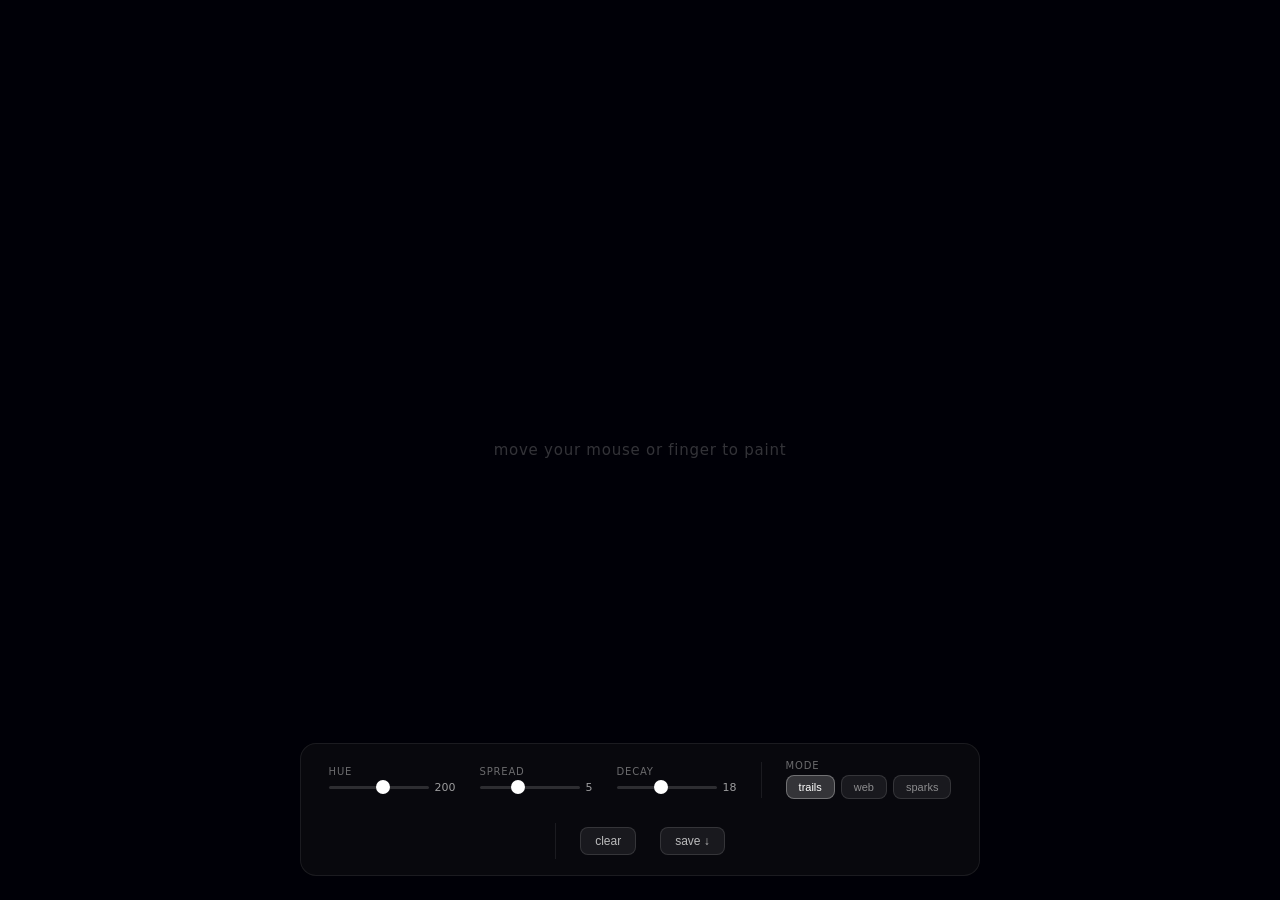
<file: index.html>
<!DOCTYPE html>
<html lang="en">
<head>
  <meta charset="UTF-8" />
  <meta name="viewport" content="width=device-width, initial-scale=1.0" />
  <title>Generative Art Toy</title>
  <style>
    *, *::before, *::after { box-sizing: border-box; margin: 0; padding: 0; }

    body {
      background: #0a0a0f;
      color: #e0e0e0;
      font-family: system-ui, sans-serif;
      height: 100vh;
      overflow: hidden;
      display: flex;
      flex-direction: column;
    }

    canvas {
      position: fixed;
      inset: 0;
      cursor: crosshair;
    }

    #ui {
      position: fixed;
      bottom: 24px;
      left: 50%;
      transform: translateX(-50%);
      background: rgba(10, 10, 15, 0.82);
      backdrop-filter: blur(12px);
      border: 1px solid rgba(255,255,255,0.08);
      border-radius: 16px;
      padding: 16px 24px;
      display: flex;
      align-items: center;
      gap: 24px;
      z-index: 10;
      flex-wrap: wrap;
      justify-content: center;
      max-width: 680px;
      width: calc(100% - 48px);
    }

    .control {
      display: flex;
      flex-direction: column;
      gap: 4px;
      min-width: 90px;
    }

    .control label {
      font-size: 10px;
      letter-spacing: 0.08em;
      text-transform: uppercase;
      color: rgba(255,255,255,0.4);
    }

    .control .val {
      font-size: 11px;
      color: rgba(255,255,255,0.6);
      text-align: right;
    }

    .control-row {
      display: flex;
      align-items: center;
      gap: 6px;
    }

    input[type=range] {
      -webkit-appearance: none;
      width: 100px;
      height: 3px;
      background: rgba(255,255,255,0.15);
      border-radius: 2px;
      outline: none;
    }

    input[type=range]::-webkit-slider-thumb {
      -webkit-appearance: none;
      width: 14px;
      height: 14px;
      border-radius: 50%;
      background: #fff;
      cursor: pointer;
    }

    .divider {
      width: 1px;
      height: 36px;
      background: rgba(255,255,255,0.08);
    }

    .btn {
      background: rgba(255,255,255,0.07);
      border: 1px solid rgba(255,255,255,0.12);
      color: rgba(255,255,255,0.7);
      border-radius: 8px;
      padding: 6px 14px;
      font-size: 12px;
      cursor: pointer;
      white-space: nowrap;
      transition: background 0.15s;
    }

    .btn:hover { background: rgba(255,255,255,0.14); }

    .mode-btns { display: flex; gap: 6px; }

    .mode-btn {
      background: rgba(255,255,255,0.07);
      border: 1px solid rgba(255,255,255,0.12);
      color: rgba(255,255,255,0.5);
      border-radius: 8px;
      padding: 5px 12px;
      font-size: 11px;
      cursor: pointer;
      transition: all 0.15s;
    }

    .mode-btn.active {
      background: rgba(255,255,255,0.18);
      color: #fff;
      border-color: rgba(255,255,255,0.3);
    }

    #hint {
      position: fixed;
      top: 50%;
      left: 50%;
      transform: translate(-50%, -50%);
      font-size: 15px;
      color: rgba(255,255,255,0.2);
      pointer-events: none;
      letter-spacing: 0.05em;
      transition: opacity 0.5s;
    }
  </style>
</head>
<body>
  <canvas id="c"></canvas>
  <p id="hint">move your mouse or finger to paint</p>

  <div id="ui">
    <div class="control">
      <label>Hue</label>
      <div class="control-row">
        <input type="range" id="hue" min="0" max="360" value="200" step="1" />
        <span class="val" id="hueVal">200</span>
      </div>
    </div>

    <div class="control">
      <label>Spread</label>
      <div class="control-row">
        <input type="range" id="speed" min="1" max="12" value="5" step="0.5" />
        <span class="val" id="speedVal">5</span>
      </div>
    </div>

    <div class="control">
      <label>Decay</label>
      <div class="control-row">
        <input type="range" id="decay" min="1" max="40" value="18" step="1" />
        <span class="val" id="decayVal">18</span>
      </div>
    </div>

    <div class="divider"></div>

    <div class="control" style="min-width:unset;">
      <label>Mode</label>
      <div class="mode-btns">
        <button class="mode-btn active" data-mode="trails">trails</button>
        <button class="mode-btn" data-mode="web">web</button>
        <button class="mode-btn" data-mode="sparks">sparks</button>
      </div>
    </div>

    <div class="divider"></div>

    <button class="btn" id="clearBtn">clear</button>
    <button class="btn" id="saveBtn">save ↓</button>
  </div>

  <script>
    const canvas = document.getElementById('c');
    const ctx = canvas.getContext('2d');
    const hint = document.getElementById('hint');

    let W, H;
    function resize() {
      W = canvas.width = window.innerWidth;
      H = canvas.height = window.innerHeight;
    }
    resize();
    window.addEventListener('resize', resize);

    let mouse = { x: W/2, y: H/2, px: W/2, py: H/2, down: false };
    let particles = [];
    let mode = 'trails';
    let hue = 200, speed = 5, decay = 18;
    let hinted = false;
    let frameCount = 0;
    let lastPoints = [];

    function hideHint() {
      if (!hinted) { hint.style.opacity = '0'; hinted = true; }
    }

    canvas.addEventListener('mousemove', e => {
      mouse.px = mouse.x; mouse.py = mouse.y;
      mouse.x = e.clientX; mouse.y = e.clientY;
      hideHint();
      spawnFromMouse();
    });

    canvas.addEventListener('mousedown', e => { mouse.down = true; mouse.x = e.clientX; mouse.y = e.clientY; });
    canvas.addEventListener('mouseup', () => { mouse.down = false; });

    canvas.addEventListener('touchmove', e => {
      e.preventDefault();
      const t = e.touches[0];
      mouse.px = mouse.x; mouse.py = mouse.y;
      mouse.x = t.clientX; mouse.y = t.clientY;
      hideHint();
      spawnFromMouse();
    }, { passive: false });

    function spawnFromMouse() {
      const dx = mouse.x - mouse.px;
      const dy = mouse.y - mouse.py;
      const vel = Math.sqrt(dx*dx + dy*dy);
      const count = mode === 'sparks' ? Math.ceil(vel * 0.6) + 2 : Math.ceil(vel * 0.3) + 1;

      for (let i = 0; i < count; i++) {
        if (mode === 'trails') spawnTrail(vel);
        else if (mode === 'sparks') spawnSpark(vel);
        else if (mode === 'web') {
          lastPoints.push({ x: mouse.x, y: mouse.y });
          if (lastPoints.length > 60) lastPoints.shift();
        }
      }
    }

    function spawnTrail(vel) {
      const angle = Math.atan2(mouse.y - mouse.py, mouse.x - mouse.px);
      const spread = (Math.random() - 0.5) * 0.8;
      const s = (Math.random() * speed * 0.5 + 1);
      particles.push({
        x: mouse.x, y: mouse.y,
        vx: Math.cos(angle + spread) * s,
        vy: Math.sin(angle + spread) * s,
        life: 1,
        size: Math.random() * 3 + 1.5,
        h: (hue + Math.random() * 40 - 20 + 360) % 360,
        type: 'trail'
      });
    }

    function spawnSpark(vel) {
      const angle = Math.random() * Math.PI * 2;
      const s = Math.random() * speed * 1.5 + 1;
      particles.push({
        x: mouse.x, y: mouse.y,
        vx: Math.cos(angle) * s,
        vy: Math.sin(angle) * s - 2,
        life: 1,
        size: Math.random() * 2 + 1,
        h: (hue + Math.random() * 60 - 30 + 360) % 360,
        type: 'spark'
      });
    }

    function draw() {
      frameCount++;

      const fadeAlpha = 0.04 + (decay / 40) * 0.08;
      ctx.fillStyle = `rgba(10,10,15,${fadeAlpha})`;
      ctx.fillRect(0, 0, W, H);

      if (mode === 'web') drawWeb();

      for (let i = particles.length - 1; i >= 0; i--) {
        const p = particles[i];
        p.x += p.vx;
        p.y += p.vy;
        p.vy += 0.05;
        p.vx *= 0.98;
        p.life -= 0.012 + (decay / 40) * 0.03;

        if (p.life <= 0) { particles.splice(i, 1); continue; }

        const alpha = p.life * p.life;
        ctx.beginPath();
        ctx.arc(p.x, p.y, p.size * p.life, 0, Math.PI * 2);
        ctx.fillStyle = `hsla(${p.h}, 90%, 70%, ${alpha})`;
        ctx.fill();

        if (p.type === 'trail' && p.life > 0.3) {
          ctx.beginPath();
          ctx.arc(p.x, p.y, p.size * p.life * 2.5, 0, Math.PI * 2);
          ctx.fillStyle = `hsla(${p.h}, 90%, 70%, ${alpha * 0.12})`;
          ctx.fill();
        }
      }

      requestAnimationFrame(draw);
    }

    function drawWeb() {
      if (lastPoints.length < 2) return;
      for (let i = 0; i < lastPoints.length; i++) {
        for (let j = i + 1; j < lastPoints.length; j++) {
          const dx = lastPoints[i].x - lastPoints[j].x;
          const dy = lastPoints[i].y - lastPoints[j].y;
          const dist = Math.sqrt(dx*dx + dy*dy);
          if (dist > 120) continue;
          const alpha = (1 - dist / 120) * 0.5;
          const age = (lastPoints.length - Math.max(i, j)) / lastPoints.length;
          ctx.beginPath();
          ctx.moveTo(lastPoints[i].x, lastPoints[i].y);
          ctx.lineTo(lastPoints[j].x, lastPoints[j].y);
          ctx.strokeStyle = `hsla(${hue}, 80%, 65%, ${alpha * age})`;
          ctx.lineWidth = (1 - dist / 120) * 1.5;
          ctx.stroke();
        }
      }
    }

    document.querySelectorAll('.mode-btn').forEach(btn => {
      btn.addEventListener('click', () => {
        mode = btn.dataset.mode;
        document.querySelectorAll('.mode-btn').forEach(b => b.classList.remove('active'));
        btn.classList.add('active');
        particles = [];
        lastPoints = [];
      });
    });

    function wire(id, valId, setter) {
      const el = document.getElementById(id);
      el.addEventListener('input', () => {
        setter(parseFloat(el.value));
        document.getElementById(valId).textContent = el.value;
      });
    }

    wire('hue', 'hueVal', v => hue = v);
    wire('speed', 'speedVal', v => speed = v);
    wire('decay', 'decayVal', v => decay = v);

    document.getElementById('clearBtn').addEventListener('click', () => {
      particles = [];
      lastPoints = [];
      ctx.fillStyle = '#0a0a0f';
      ctx.fillRect(0, 0, W, H);
    });

    document.getElementById('saveBtn').addEventListener('click', () => {
      const a = document.createElement('a');
      a.download = `art-${Date.now()}.png`;
      a.href = canvas.toDataURL('image/png');
      a.click();
    });

    draw();
  </script>
</body>
</html>
</file>
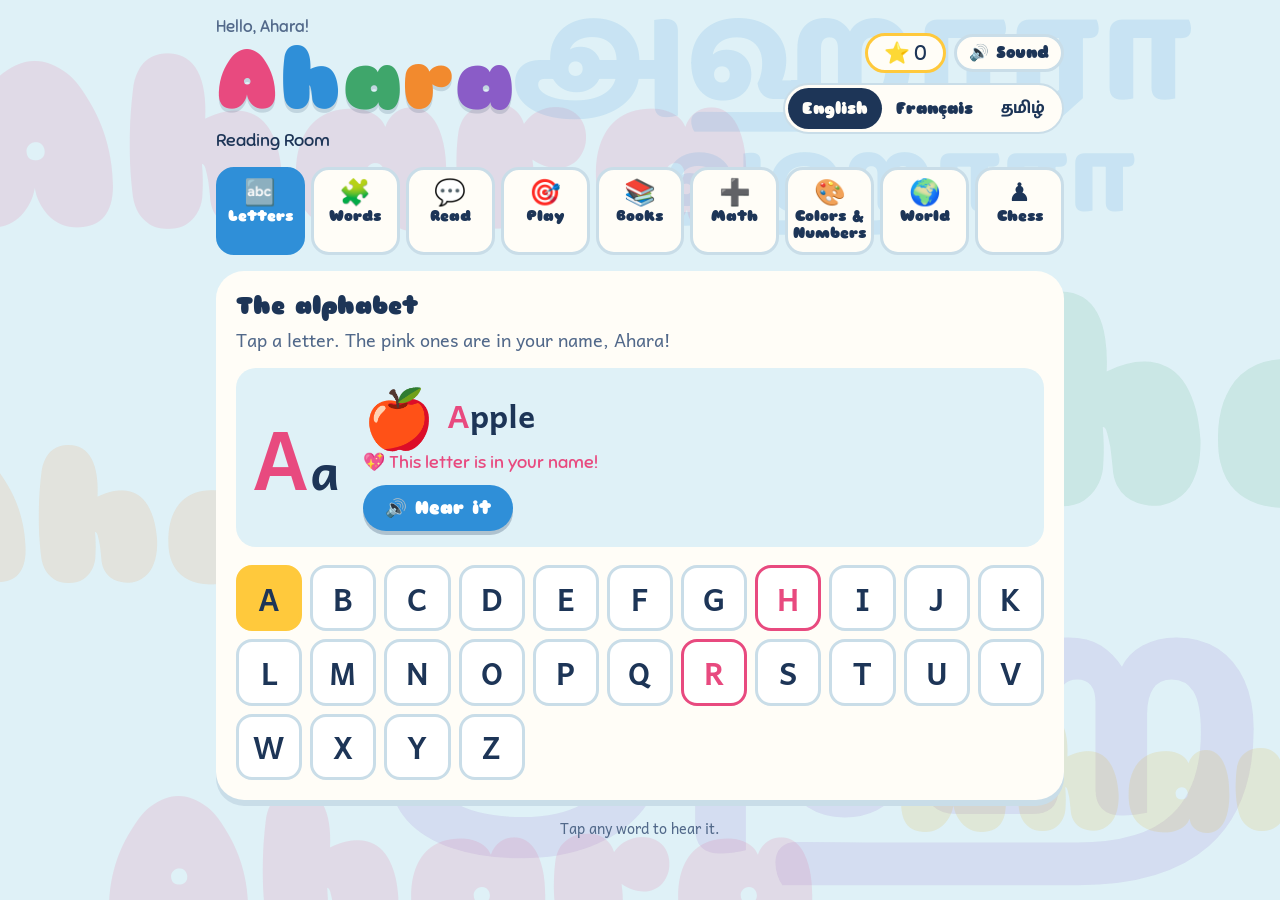
<file: ahara/index.html>
<!DOCTYPE html>
<html lang="en">
<head>
<meta charset="UTF-8" />
<meta name="viewport" content="width=device-width, initial-scale=1.0, viewport-fit=cover" />
<title>Ahara's Reading Room</title>
<meta name="theme-color" content="#2f8fd8" />
<meta name="apple-mobile-web-app-capable" content="yes" />
<meta name="mobile-web-app-capable" content="yes" />
<meta name="apple-mobile-web-app-title" content="Ahara" />
<link rel="manifest" href="manifest.webmanifest">
<link rel="icon" type="image/png" sizes="192x192" href="icons/icon-192.png">
<link rel="apple-touch-icon" href="icons/apple-touch-icon.png">
<link rel="preconnect" href="https://fonts.googleapis.com">
<link rel="preconnect" href="https://fonts.gstatic.com" crossorigin>
<link rel="stylesheet" href="https://fonts.googleapis.com/css2?family=Andika:wght@400;700&family=Baloo+Thambi+2:wght@500;800&family=Sniglet:wght@400;800&display=swap">
<link rel="stylesheet" href="../shared/style.css">
<style>:root { --sky: #dff1f7; }</style>
</head>
<!-- Generated by tools/build_apps.py from tools/apps.json. Edit those, not this file. -->
<body>
<div class="backdrop" id="backdrop" aria-hidden="true"></div>

<div class="wrap">
  <div class="update-bar" id="updateBar" hidden role="status"></div>
  <header>
    <div>
      <p class="hello" id="hello"></p>
      <h1 class="name" id="name"></h1>
      <p class="sub" id="sub"></p>
    </div>
    <div class="controls">
      <div class="control-row">
        <div class="stars" aria-live="polite">⭐ <span id="starCount">0</span></div>
        <button type="button" class="sound-btn" id="soundBtn">🔊 <span id="soundLabel">Sound</span></button>
      </div>
      <div class="lang" role="group" aria-label="Language" id="langs"></div>
    </div>
  </header>

  <nav role="tablist" id="tabs"></nav>

  <main class="panel" id="panel"></main>

  <footer id="footer"></footer>
</div>

<dialog class="sheet" id="soundSheet"></dialog>
<div class="toast" id="toast" hidden></div>
<canvas class="confetti" id="confetti"></canvas>

<script src="config.js"></script>
<script src="../shared/android-tts.js"></script>
<script src="../shared/data/words.js"></script>
<script src="../shared/data/books-en.js"></script>
<script src="../shared/data/books-fr.js"></script>
<script src="../shared/data/books-ta.js"></script>
<script src="../shared/data/world.js"></script>
<script src="../shared/world.js"></script>
<script src="../shared/chess.js"></script>
<script src="../shared/app.js"></script>
</body>
</html>
</file>
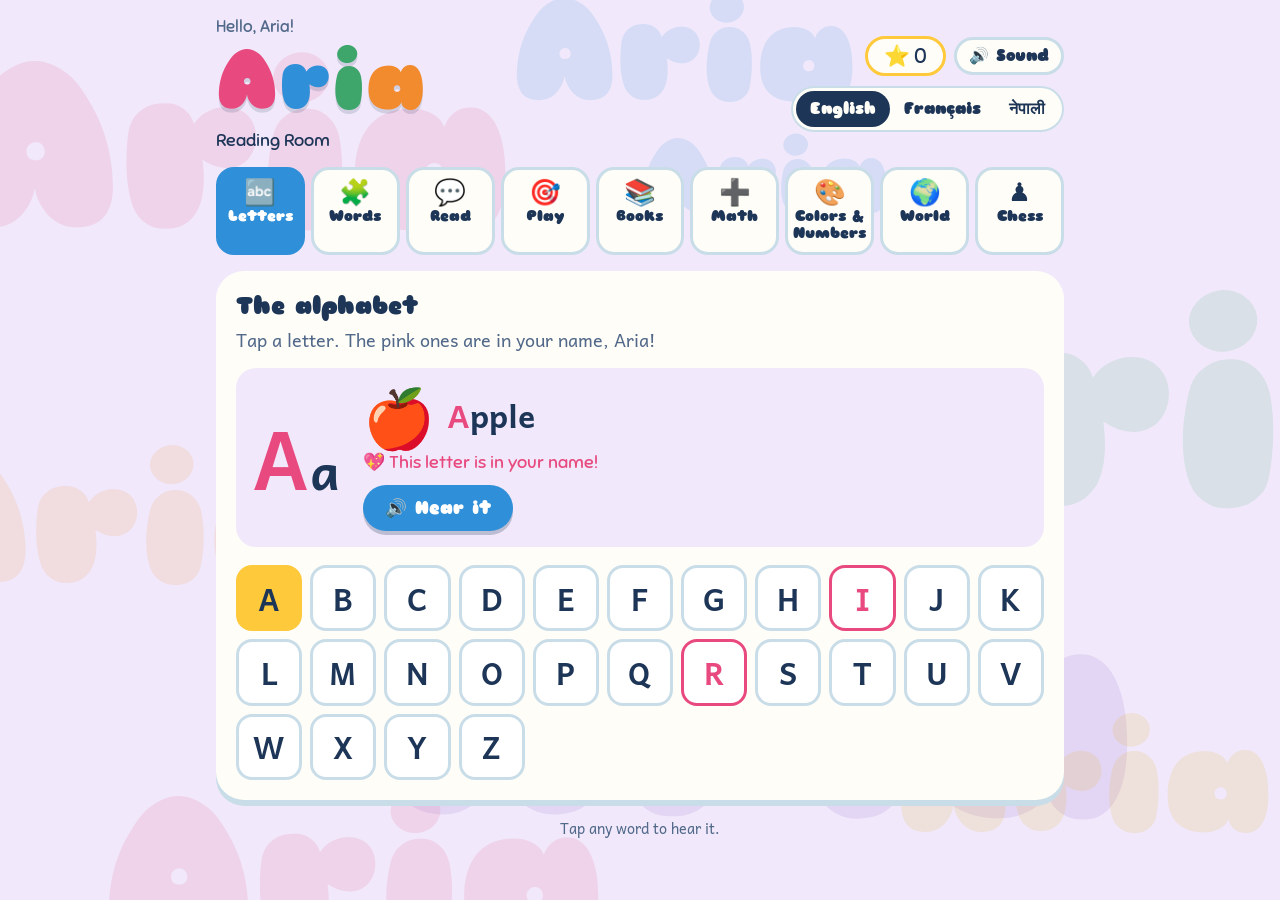
<file: aria/index.html>
<!DOCTYPE html>
<html lang="en">
<head>
<meta charset="UTF-8" />
<meta name="viewport" content="width=device-width, initial-scale=1.0, viewport-fit=cover" />
<title>Aria's Reading Room</title>
<meta name="theme-color" content="#8a5cc7" />
<meta name="apple-mobile-web-app-capable" content="yes" />
<meta name="mobile-web-app-capable" content="yes" />
<meta name="apple-mobile-web-app-title" content="Aria" />
<link rel="manifest" href="manifest.webmanifest">
<link rel="icon" type="image/png" sizes="192x192" href="icons/icon-192.png">
<link rel="apple-touch-icon" href="icons/apple-touch-icon.png">
<link rel="preconnect" href="https://fonts.googleapis.com">
<link rel="preconnect" href="https://fonts.gstatic.com" crossorigin>
<link rel="stylesheet" href="https://fonts.googleapis.com/css2?family=Andika:wght@400;700&family=Baloo+2:wght@500;800&family=Sniglet:wght@400;800&display=swap">
<link rel="stylesheet" href="../shared/style.css">
<style>:root { --sky: #f1e9fb; }</style>
</head>
<!-- Generated by tools/build_apps.py from tools/apps.json. Edit those, not this file. -->
<body>
<div class="backdrop" id="backdrop" aria-hidden="true"></div>

<div class="wrap">
  <div class="update-bar" id="updateBar" hidden role="status"></div>
  <header>
    <div>
      <p class="hello" id="hello"></p>
      <h1 class="name" id="name"></h1>
      <p class="sub" id="sub"></p>
    </div>
    <div class="controls">
      <div class="control-row">
        <div class="stars" aria-live="polite">⭐ <span id="starCount">0</span></div>
        <button type="button" class="sound-btn" id="soundBtn">🔊 <span id="soundLabel">Sound</span></button>
      </div>
      <div class="lang" role="group" aria-label="Language" id="langs"></div>
    </div>
  </header>

  <nav role="tablist" id="tabs"></nav>

  <main class="panel" id="panel"></main>

  <footer id="footer"></footer>
</div>

<dialog class="sheet" id="soundSheet"></dialog>
<div class="toast" id="toast" hidden></div>
<canvas class="confetti" id="confetti"></canvas>

<script src="config.js"></script>
<script src="../shared/android-tts.js"></script>
<script src="../shared/data/words.js"></script>
<script src="../shared/data/books-en.js"></script>
<script src="../shared/data/books-fr.js"></script>
<script src="../shared/data/books-ne.js"></script>
<script src="../shared/data/world.js"></script>
<script src="../shared/world.js"></script>
<script src="../shared/chess.js"></script>
<script src="../shared/app.js"></script>
</body>
</html>
</file>
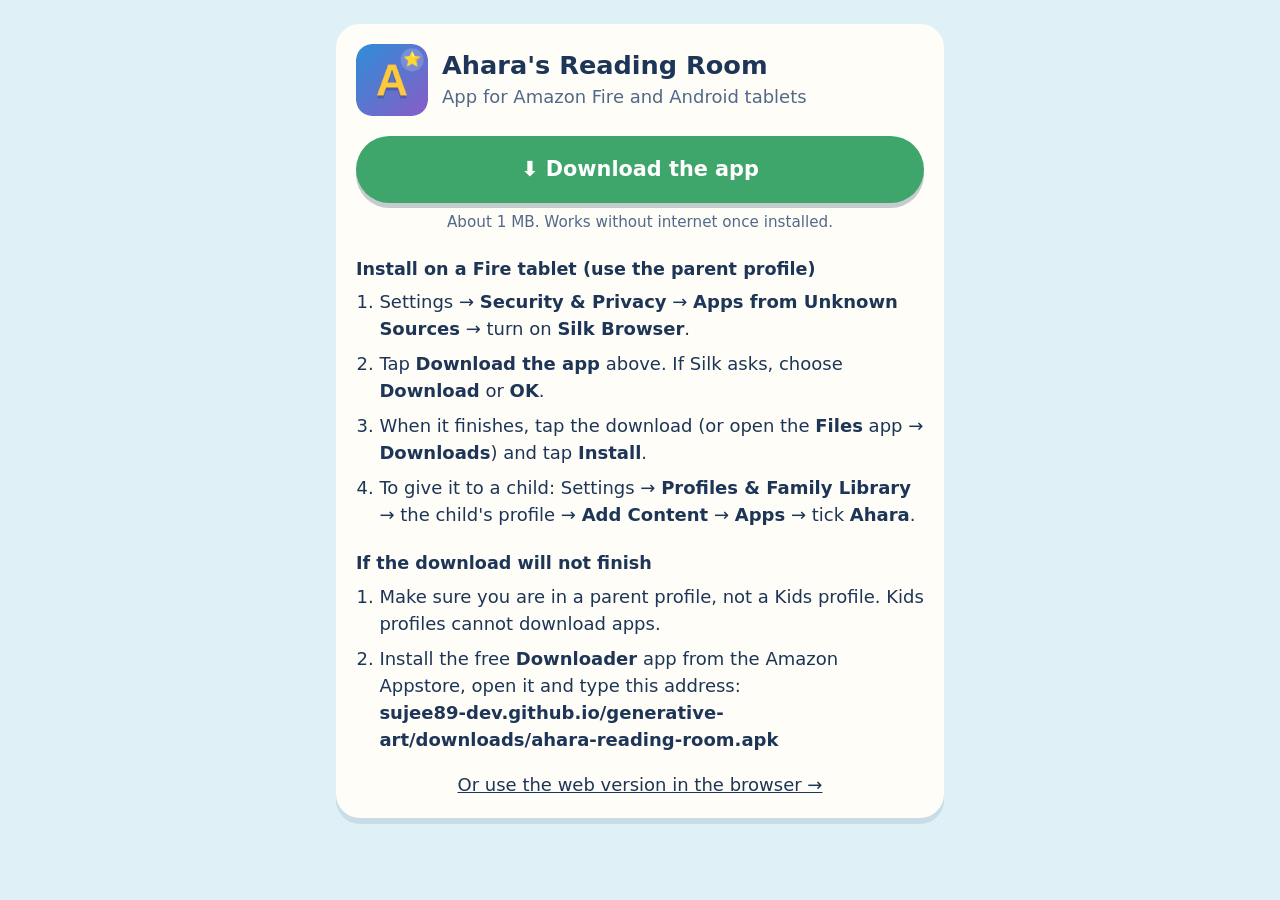
<file: downloads/index.html>
<!DOCTYPE html>
<html lang="en">
<head>
<meta charset="UTF-8">
<meta name="viewport" content="width=device-width, initial-scale=1">
<title>Get Ahara's Reading Room</title>
<link rel="icon" href="../ahara/icons/icon-192.png">
<style>
  :root { --ink: #1d3557; --soft: #52698a; --sky: #dff1f7; --paper: #fffdf7; --go: #3fa66b; --line: #c9dde8; }
  * { box-sizing: border-box; }
  body { margin: 0; background: var(--sky); color: var(--ink); font: 18px/1.5 system-ui, sans-serif; }
  main { max-width: 640px; margin: 0 auto; padding-inline: 16px; padding-block: 24px 48px; }
  .card { background: var(--paper); border-radius: 24px; padding: 20px; box-shadow: 0 6px 0 var(--line); }
  header { display: flex; gap: 14px; align-items: center; }
  header img { width: 72px; height: 72px; border-radius: 16px; }
  h1 { margin: 0; font-size: 1.6rem; line-height: 1.2; }
  header p { margin: 2px 0 0; color: var(--soft); }
  .get { display: block; text-align: center; margin: 20px 0 8px; padding: 18px; border-radius: 999px; background: var(--go); color: #fff; font-weight: 800; font-size: 1.3rem; text-decoration: none; box-shadow: 0 5px 0 rgba(29,53,87,.25); }
  .get:focus-visible { outline: 3px dashed var(--ink); outline-offset: 3px; }
  .size { text-align: center; color: var(--soft); margin: 0 0 18px; font-size: .95rem; }
  h2 { font-size: 1.1rem; margin: 22px 0 6px; }
  ol { padding-left: 1.3em; margin: 0; }
  li { margin-bottom: 8px; }
  .web { display: block; text-align: center; margin-top: 18px; color: var(--ink); }
</style>
</head>
<body>
<main>
  <div class="card">
    <header>
      <img src="../ahara/icons/icon-192.png" alt="">
      <div><h1>Ahara's Reading Room</h1><p>App for Amazon Fire and Android tablets</p></div>
    </header>
    <a class="get" href="ahara-reading-room.apk" download="ahara-reading-room.apk" type="application/vnd.android.package-archive">⬇ Download the app</a>
    <p class="size">About 1 MB. Works without internet once installed.</p>

    <h2>Install on a Fire tablet (use the parent profile)</h2>
    <ol>
      <li>Settings → <b>Security &amp; Privacy</b> → <b>Apps from Unknown Sources</b> → turn on <b>Silk Browser</b>.</li>
      <li>Tap <b>Download the app</b> above. If Silk asks, choose <b>Download</b> or <b>OK</b>.</li>
      <li>When it finishes, tap the download (or open the <b>Files</b> app → <b>Downloads</b>) and tap <b>Install</b>.</li>
      <li>To give it to a child: Settings → <b>Profiles &amp; Family Library</b> → the child's profile → <b>Add Content</b> → <b>Apps</b> → tick <b>Ahara</b>.</li>
    </ol>

    <h2>If the download will not finish</h2>
    <ol>
      <li>Make sure you are in a parent profile, not a Kids profile. Kids profiles cannot download apps.</li>
      <li>Install the free <b>Downloader</b> app from the Amazon Appstore, open it and type this address:<br>
        <b>sujee89-dev.github.io/generative-art/downloads/ahara-reading-room.apk</b></li>
    </ol>
    <a class="web" href="../ahara/">Or use the web version in the browser →</a>
  </div>
</main>
</body>
</html>
</file>
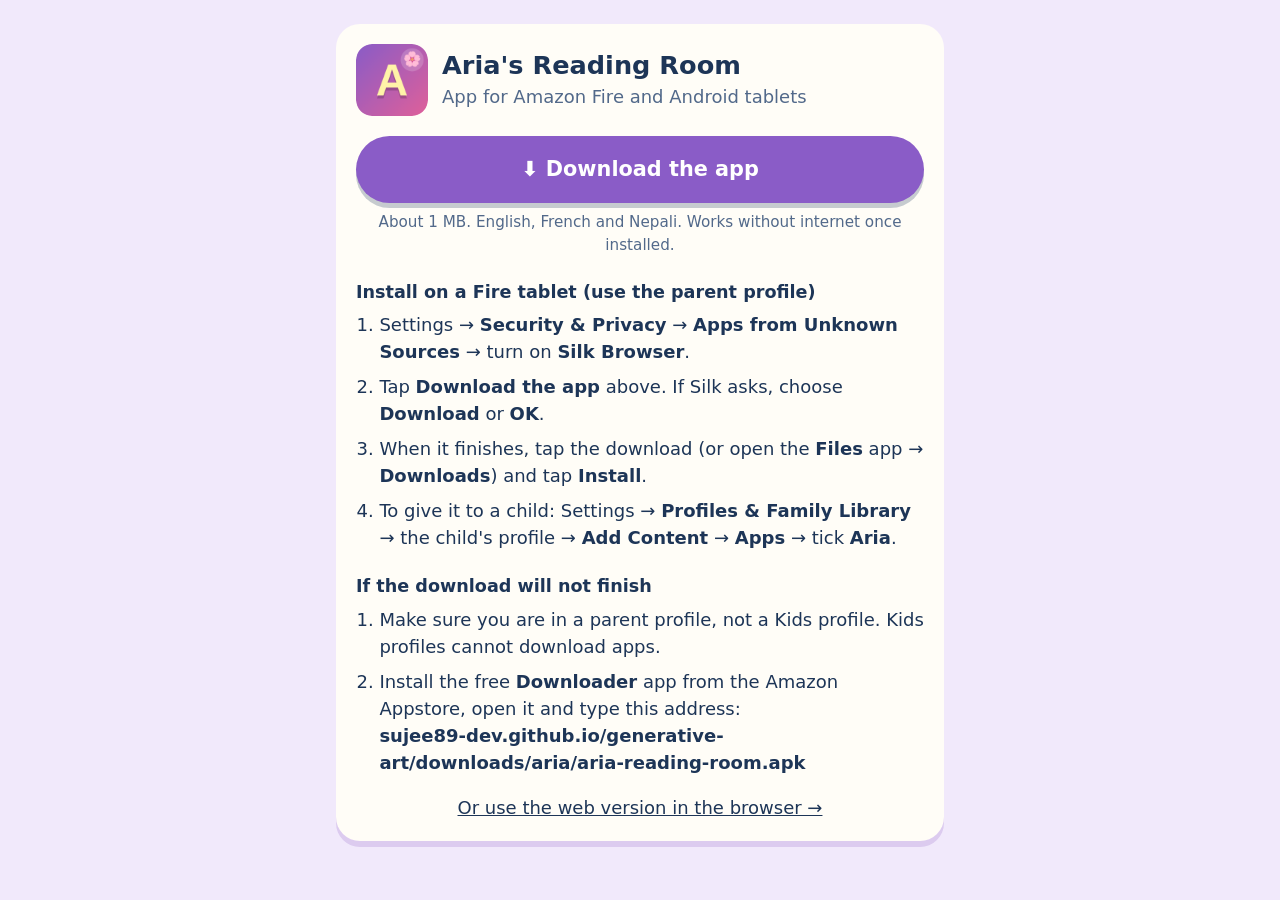
<file: downloads/aria/index.html>
<!DOCTYPE html>
<html lang="en">
<head>
<meta charset="UTF-8">
<meta name="viewport" content="width=device-width, initial-scale=1">
<title>Get Aria's Reading Room</title>
<link rel="icon" href="../../aria/icons/icon-192.png">
<style>
  :root { --ink: #1d3557; --soft: #52698a; --sky: #f1e9fb; --paper: #fffdf7; --go: #8a5cc7; --line: #dccbef; }
  * { box-sizing: border-box; }
  body { margin: 0; background: var(--sky); color: var(--ink); font: 18px/1.5 system-ui, sans-serif; }
  main { max-width: 640px; margin: 0 auto; padding-inline: 16px; padding-block: 24px 48px; }
  .card { background: var(--paper); border-radius: 24px; padding: 20px; box-shadow: 0 6px 0 var(--line); }
  header { display: flex; gap: 14px; align-items: center; }
  header img { width: 72px; height: 72px; border-radius: 16px; }
  h1 { margin: 0; font-size: 1.6rem; line-height: 1.2; }
  header p { margin: 2px 0 0; color: var(--soft); }
  .get { display: block; text-align: center; margin: 20px 0 8px; padding: 18px; border-radius: 999px; background: var(--go); color: #fff; font-weight: 800; font-size: 1.3rem; text-decoration: none; box-shadow: 0 5px 0 rgba(29,53,87,.25); }
  .get:focus-visible { outline: 3px dashed var(--ink); outline-offset: 3px; }
  .size { text-align: center; color: var(--soft); margin: 0 0 18px; font-size: .95rem; }
  h2 { font-size: 1.1rem; margin: 22px 0 6px; }
  ol { padding-left: 1.3em; margin: 0; }
  li { margin-bottom: 8px; }
  .web { display: block; text-align: center; margin-top: 18px; color: var(--ink); }
</style>
</head>
<body>
<main>
  <div class="card">
    <header>
      <img src="../../aria/icons/icon-192.png" alt="">
      <div><h1>Aria's Reading Room</h1><p>App for Amazon Fire and Android tablets</p></div>
    </header>
    <a class="get" href="aria-reading-room.apk" download="aria-reading-room.apk" type="application/vnd.android.package-archive">⬇ Download the app</a>
    <p class="size">About 1 MB. English, French and Nepali. Works without internet once installed.</p>

    <h2>Install on a Fire tablet (use the parent profile)</h2>
    <ol>
      <li>Settings → <b>Security &amp; Privacy</b> → <b>Apps from Unknown Sources</b> → turn on <b>Silk Browser</b>.</li>
      <li>Tap <b>Download the app</b> above. If Silk asks, choose <b>Download</b> or <b>OK</b>.</li>
      <li>When it finishes, tap the download (or open the <b>Files</b> app → <b>Downloads</b>) and tap <b>Install</b>.</li>
      <li>To give it to a child: Settings → <b>Profiles &amp; Family Library</b> → the child's profile → <b>Add Content</b> → <b>Apps</b> → tick <b>Aria</b>.</li>
    </ol>

    <h2>If the download will not finish</h2>
    <ol>
      <li>Make sure you are in a parent profile, not a Kids profile. Kids profiles cannot download apps.</li>
      <li>Install the free <b>Downloader</b> app from the Amazon Appstore, open it and type this address:<br>
        <b>sujee89-dev.github.io/generative-art/downloads/aria/aria-reading-room.apk</b></li>
    </ol>
    <a class="web" href="../../aria/">Or use the web version in the browser →</a>
  </div>
</main>
</body>
</html>
</file>
<file: shared/style.css>
/* Shared styles for the reading-room apps (Ahara, Aria). */
:root {
  color-scheme: light;
  --sky: #dff1f7;
  --paper: #fffdf7;
  --ink: #1d3557;
  --ink-soft: #52698a;
  --sun: #ffc93c;
  --berry: #e84a7f;
  --leaf: #3fa66b;
  --wave: #2f8fd8;
  --plum: #8a5cc7;
  --orange: #f28a2e;
  --line: #c9dde8;
  --ok: #3fa66b;
  --oops: #e8603c;
  --read: "Andika", "Baloo Thambi 2", "Noto Sans Tamil", "Comic Sans MS", system-ui, sans-serif;
  --fun: "Sniglet", "Baloo Thambi 2", "Andika", system-ui, sans-serif;
}
*, *::before, *::after { box-sizing: border-box; }
[hidden] { display: none !important; }
html, body { height: 100%; }
body {
  margin: 0;
  background: var(--sky);
  color: var(--ink);
  font-family: var(--read);
  font-size: 18px;
  overflow-x: hidden;
}
button { font-family: inherit; }
button:focus-visible, a:focus-visible, select:focus-visible { outline: 3px dashed var(--ink); outline-offset: 2px; }

/* ---------- backdrop: her name, big and soft ---------- */
.backdrop { position: fixed; inset: 0; z-index: 0; pointer-events: none; overflow: hidden; }
.backdrop span {
  position: absolute; font-family: var(--fun); font-weight: 800; line-height: 1;
  opacity: .13; white-space: nowrap;
  animation: drift 18s ease-in-out infinite alternate;
}
@keyframes drift {
  from { transform: translateY(0) rotate(var(--r)); }
  to   { transform: translateY(-24px) rotate(calc(var(--r) + 4deg)); }
}

.wrap {
  position: relative; z-index: 1;
  max-width: 880px; margin: 0 auto;
  padding-inline: 16px; padding-block: 16px 48px;
  display: flex; flex-direction: column; gap: 16px;
}

/* ---------- header ---------- */
header { display: flex; flex-wrap: wrap; align-items: center; justify-content: space-between; gap: 12px; }
.hello { font-family: var(--fun); font-size: 1.05rem; color: var(--ink-soft); margin: 0; }
.name {
  display: flex; gap: 2px; margin: 0; font-family: var(--fun); font-weight: 800;
  font-size: clamp(3rem, 12vw, 5.2rem); line-height: 1.05;
}
.name button {
  all: unset; cursor: pointer; display: inline-block; transition: transform .15s;
  text-shadow: 0 4px 0 rgba(29,53,87,.15);
}
.name button:hover { transform: translateY(-4px) rotate(-4deg); }
.name button:focus-visible { outline: 3px dashed var(--ink); outline-offset: 4px; border-radius: 8px; }
.name button.pop { animation: pop .45s; }
@keyframes pop { 50% { transform: scale(1.3) rotate(8deg); } }
.sub { font-family: var(--fun); font-size: 1.15rem; margin: 4px 0 0; }

.controls { display: flex; flex-direction: column; align-items: flex-end; gap: 10px; }
.control-row { display: flex; gap: 8px; align-items: center; }
.stars {
  font-family: var(--fun); font-size: 1.3rem; background: var(--paper);
  border: 3px solid var(--sun); border-radius: 999px; padding: 4px 16px;
  font-variant-numeric: tabular-nums;
}
.sound-btn {
  font: 700 1rem var(--fun); background: var(--paper); color: var(--ink); cursor: pointer;
  border: 3px solid var(--line); border-radius: 999px; padding: 6px 12px;
}
.sound-btn.speaking { border-color: var(--leaf); background: #e6f6ec; }
.lang { display: flex; background: var(--paper); border: 2px solid var(--line); border-radius: 999px; padding: 3px; }
.lang button {
  font: 700 1rem var(--fun); border: 0; background: transparent; color: var(--ink);
  padding: 8px 14px; border-radius: 999px; cursor: pointer;
}
.lang button[aria-pressed="true"] { background: var(--ink); color: var(--paper); }

/* ---------- tabs ---------- */
nav { display: grid; grid-template-columns: repeat(auto-fit, minmax(74px, 1fr)); gap: 6px; }
nav button {
  font: 700 .92rem/1.15 var(--fun); text-align: center; color: var(--ink); cursor: pointer;
  background: var(--paper); border: 3px solid var(--line); border-radius: 18px;
  padding: 10px 4px; display: flex; flex-direction: column; align-items: center; gap: 2px;
}
nav button .ic { font-size: 1.6rem; line-height: 1; }
nav button[aria-selected="true"] { border-color: var(--tab, var(--wave)); background: var(--tab, var(--wave)); color: #fff; }

.panel { background: var(--paper); border-radius: 28px; padding: 20px; box-shadow: 0 6px 0 var(--line); }
.panel h2 { font-family: var(--fun); font-size: 1.5rem; margin: 0 0 4px; text-wrap: balance; }
.hint { color: var(--ink-soft); margin: 0 0 14px; }
.meta { color: var(--ink-soft); font-size: .9rem; text-align: center; margin: 12px 0 0; font-variant-numeric: tabular-nums; }

.chips { display: flex; flex-wrap: wrap; gap: 6px; margin: 0 0 14px; }
.chips button {
  font: 700 .95rem var(--fun); cursor: pointer; color: var(--ink);
  background: #fff; border: 2px solid var(--line); border-radius: 999px; padding: 6px 14px;
}
.chips button[aria-pressed="true"] { background: var(--ink); border-color: var(--ink); color: var(--paper); }

.btn {
  font: 700 1.1rem var(--fun); cursor: pointer; border: 0; border-radius: 999px;
  padding: 12px 22px; background: var(--wave); color: #fff; box-shadow: 0 4px 0 rgba(29,53,87,.25);
}
.btn.alt { background: #fff; color: var(--ink); border: 3px solid var(--line); box-shadow: none; }
.btn.go { background: var(--leaf); }
.btn:active { transform: translateY(2px); box-shadow: none; }
.btn:disabled { opacity: .4; cursor: default; }
.btns { display: flex; justify-content: center; gap: 10px; flex-wrap: wrap; }

/* ---------- letters ---------- */
.alpha { display: grid; grid-template-columns: repeat(auto-fill, minmax(62px, 1fr)); gap: 8px; }
.alpha button {
  font: 700 1.9rem var(--read); aspect-ratio: 1; max-width: 100%; cursor: pointer;
  border: 3px solid var(--line); border-radius: 16px; background: #fff; color: var(--ink);
}
.alpha button.in-name { border-color: var(--berry); color: var(--berry); }
.alpha button.on { background: var(--sun); border-color: var(--sun); color: var(--ink); }
.letter-card {
  display: grid; grid-template-columns: auto 1fr; align-items: center; gap: 16px 24px;
  margin-bottom: 18px; padding: 16px; border-radius: 20px; background: var(--sky);
}
.big-letter { font: 700 5rem/1 var(--read); color: var(--berry); }
.big-letter small { font-size: .6em; color: var(--ink); }
.pic { font-size: 3.6rem; line-height: 1.1; }
.letter-card .word { font: 700 2rem var(--read); }
.letter-card .word b { color: var(--berry); }
.row { display: flex; align-items: center; gap: 12px; flex-wrap: wrap; }
.note { font-family: var(--fun); color: var(--berry); margin: 4px 0 0; }

/* ---------- words ---------- */
.word-stage { text-align: center; padding: 4px 0 8px; }
.word-stage .pic { font-size: 5.5rem; min-height: 1.1em; }
.word-stage .pic.none { font-size: 2.2rem; color: var(--line); display: grid; place-items: center; }
.syll { display: flex; justify-content: center; flex-wrap: wrap; gap: 6px; margin: 14px 0 18px; }
.syll button {
  font: 700 clamp(2rem, 9vw, 3.2rem) var(--read); cursor: pointer; color: var(--ink);
  background: #fff; border: 3px solid var(--line); border-radius: 16px; padding: 4px 14px;
}
.syll button:nth-child(odd) { border-bottom-color: var(--wave); }
.syll button:nth-child(even) { border-bottom-color: var(--berry); }
.syll button.on { background: var(--sun); }

/* ---------- sentences and book pages ---------- */
.sentence-card {
  display: flex; flex-direction: column; align-items: center; gap: 16px; text-align: center;
  padding: 20px 12px; border-radius: 24px; background: var(--sky);
}
.sentence-card .pic { font-size: clamp(4rem, 18vw, 6rem); }
.words { display: flex; flex-wrap: wrap; justify-content: center; gap: 4px 10px; font: 700 clamp(1.6rem, 6vw, 2.4rem)/1.35 var(--read); }
.words button { all: unset; cursor: pointer; border-radius: 8px; padding: 0 4px; }
.words button:focus-visible { outline: 3px dashed var(--ink); }
.words button.hi { background: var(--sun); }
.words button.her { color: var(--berry); }

/* ---------- play ---------- */
.quiz-word { text-align: center; font: 700 clamp(2.6rem, 12vw, 4rem) var(--read); margin: 8px 0 18px; }
.quiz-word .blank { color: var(--berry); border-bottom: 5px solid var(--berry); padding: 0 .1em; }
.choices { display: grid; grid-template-columns: repeat(3, 1fr); gap: 12px; max-width: 520px; margin-inline: auto; }
.choices button {
  font-size: clamp(3rem, 14vw, 4.5rem); cursor: pointer; aspect-ratio: 1; max-width: 100%;
  background: #fff; border: 4px solid var(--line); border-radius: 24px; color: var(--ink);
}
.choices.text button { aspect-ratio: auto; min-height: 96px; font: 700 clamp(1.5rem, 6vw, 2.2rem) var(--read); padding: 8px; overflow-wrap: anywhere; }
.choices button.right { border-color: var(--ok); background: #e6f6ec; animation: pop .45s; }
.choices button.wrong { border-color: var(--oops); animation: shake .35s; }
@keyframes shake { 25% { transform: translateX(-8px); } 75% { transform: translateX(8px); } }
.big-ear { font-size: 4.5rem; background: none; border: 0; cursor: pointer; display: block; margin: 0 auto 12px; }
.feedback { text-align: center; min-height: 2.2em; font: 800 1.5rem var(--fun); margin: 14px 0 6px; }
.feedback.good { color: var(--ok); }
.feedback.bad { color: var(--oops); }
.progress { display: flex; justify-content: center; gap: 6px; margin-bottom: 8px; }
.progress i { width: 14px; height: 14px; border-radius: 50%; background: var(--line); }
.progress i.done { background: var(--sun); }
.celebrate { text-align: center; font: 800 1.8rem var(--fun); color: var(--berry); margin: 18px 0; text-wrap: balance; }

/* ---------- books ---------- */
.shelf { display: grid; grid-template-columns: repeat(auto-fill, minmax(150px, 1fr)); gap: 12px; }
.book {
  position: relative; cursor: pointer; text-align: left; color: var(--ink);
  display: flex; flex-direction: column; gap: 6px; padding: 12px;
  background: #fff; border: 3px solid var(--line); border-radius: 18px;
}
.book .cover { font-size: 3rem; line-height: 1.1; }
.book .t { font: 700 1.05rem/1.2 var(--read); }
.book .lv { font-size: .8rem; color: var(--ink-soft); }
.book .done { position: absolute; top: 8px; right: 10px; font: 800 .8rem var(--fun); color: var(--ok); }
.book.machine { background: var(--sun); border-color: var(--sun); }
.book.machine .lv { color: var(--ink); }
.section-title { font: 700 1.1rem var(--fun); margin: 22px 0 8px; }
.links { display: grid; grid-template-columns: repeat(auto-fill, minmax(230px, 1fr)); gap: 10px; }
.links a {
  display: block; text-decoration: none; color: var(--ink); padding: 12px 14px;
  background: var(--sky); border-radius: 16px;
}
.links a b { display: block; font-family: var(--fun); }
.links a span { font-size: .9rem; color: var(--ink-soft); }
.reader-top { display: flex; align-items: center; justify-content: space-between; gap: 10px; margin-bottom: 12px; flex-wrap: wrap; }
.reader-top h2 { margin: 0; }
.page-card { min-height: 320px; justify-content: center; }
.page-num { font-variant-numeric: tabular-nums; color: var(--ink-soft); }
.the-end { font: 800 clamp(2.4rem, 10vw, 3.4rem) var(--fun); color: var(--berry); }

/* ---------- English meaning under French and Tamil ---------- */
small.en { display: block; font: 400 .72em/1.25 var(--read); color: var(--ink-soft); letter-spacing: 0; text-transform: none; margin-top: 2px; }
.btn small.en, .chips small.en { color: inherit; opacity: .8; }
nav button small.en { font-size: .62rem; opacity: .85; margin: 0; }
nav button[aria-selected="true"] small.en { color: #fff; }
h2 small.en { font-size: .58em; margin-top: 4px; }
.celebrate small.en { font-size: .55em; }
.gloss { display: block; font: 400 1rem/1.3 var(--read); color: var(--ink-soft); margin: 4px 0 0; }
.gloss.big { font-size: clamp(1.05rem, 4vw, 1.3rem); margin: 0; }
.quiz-word .gloss { text-align: center; }

/* ---------- Tamil letters ---------- */
.ta-grid { display: grid; grid-template-columns: repeat(auto-fill, minmax(70px, 1fr)); gap: 8px; }
.ta-grid.family { grid-template-columns: repeat(auto-fill, minmax(84px, 1fr)); }
.ta-tile {
  position: relative; cursor: pointer; display: flex; flex-direction: column; align-items: center; gap: 2px;
  background: #fff; color: var(--ink); border: 3px solid var(--line); border-radius: 16px; padding: 8px 4px;
}
.ta-tile .tl, .choices .tl { font: 700 1.9rem/1.2 var(--read); }
.ta-grid.family .tl { font-size: 2.3rem; }
.ta-tile .tr, .choices .tr { font: 400 .8rem var(--read); color: var(--ink-soft); }
.ta-tile.heard::after { content: ""; position: absolute; top: 6px; right: 6px; width: 8px; height: 8px; border-radius: 50%; background: var(--ok); }
.ta-tile.on { background: var(--sun); border-color: var(--sun); }
.cons-pick button { font: 700 1.2rem var(--read); min-width: 44px; }
.chart-wrap { overflow-x: auto; -webkit-overflow-scrolling: touch; margin-inline: -4px; padding: 4px; }
.ta-chart { border-collapse: separate; border-spacing: 4px; }
.ta-chart th { background: var(--sky); border-radius: 10px; padding: 4px 6px; display: table-cell; }
.ta-chart th .tl { display: block; font: 700 1.3rem var(--read); color: var(--berry); }
.ta-chart th .tr { display: block; font-size: .72rem; color: var(--ink-soft); }
.ta-chart .ta-tile { min-width: 58px; padding: 4px 2px; border-width: 2px; border-radius: 12px; }
.ta-chart .ta-tile .tl { font-size: 1.45rem; }
.ta-chart .ta-tile .tr { font-size: .68rem; }
#taCard { margin-top: 4px; }
#taCard .roman { font: 700 1.6rem var(--fun); color: var(--wave); }
#taCard .how { font: 700 1.3rem var(--read); color: var(--ink-soft); margin: 4px 0; }
.meter { height: 12px; background: var(--sky); border-radius: 999px; overflow: hidden; }
.meter i { display: block; height: 100%; background: linear-gradient(90deg, var(--leaf), var(--sun)); border-radius: 999px; }
.section-title small.en { font-size: .78em; }

/* ---------- math ---------- */
.math-ask { text-align: center; font: 700 clamp(1.3rem, 5vw, 1.7rem) var(--fun); margin: 6px 0 10px; text-wrap: balance; }
.math-show { display: flex; flex-direction: column; align-items: center; gap: 12px; margin-bottom: 16px; }
.equation { font: 700 clamp(2.4rem, 11vw, 3.6rem) var(--read); letter-spacing: .04em; font-variant-numeric: tabular-nums; }
.equation .blank, .math-show .blank { color: var(--berry); border-bottom: 5px solid var(--berry); padding: 0 .15em; }
.objects { display: flex; flex-wrap: wrap; justify-content: center; gap: 4px; font-size: 2.2rem; max-width: 520px; }
.objects.small { font-size: 1.5rem; }
.objects .op { font: 800 2rem var(--fun); color: var(--ink-soft); margin-inline: 8px; align-self: center; }
.objects .gone { opacity: .25; position: relative; }
.objects .gone::after { content: "✕"; position: absolute; inset: 0; color: var(--oops); font: 800 1em var(--fun); display: grid; place-items: center; }
.objects.pairs { display: grid; grid-template-columns: repeat(2, auto); gap: 2px 18px; max-width: none; }
.math-choices { grid-template-columns: repeat(2, 1fr); max-width: 420px; }
.math-choices button { aspect-ratio: auto; min-height: 84px; font: 700 clamp(1.8rem, 8vw, 2.6rem) var(--read); padding: 10px; }
.math-choices button svg { width: 72px; height: 72px; display: block; margin: 0 auto; }
.math-choices button small.en { font-size: .45em; }
.blocks { display: flex; gap: 18px; align-items: flex-end; flex-wrap: wrap; justify-content: center; }
.rods { display: flex; gap: 6px; }
.rod { display: grid; grid-template-rows: repeat(10, 14px); gap: 2px; }
.rod i, .cube { display: block; width: 16px; height: 14px; background: var(--wave); border-radius: 3px; }
.cubes { display: grid; grid-template-columns: repeat(5, 16px); gap: 3px; }
.cube { background: var(--orange); }
.clock svg { display: block; }

/* ---------- colors and numbers ---------- */
.swatches { display: grid; grid-template-columns: repeat(auto-fill, minmax(130px, 1fr)); gap: 10px; }
.swatch {
  cursor: pointer; display: flex; flex-direction: column; align-items: center; gap: 4px; padding: 12px 8px;
  background: #fff; color: var(--ink); border: 3px solid var(--line); border-radius: 18px;
}
.swatch.on { border-color: var(--sun); background: #fff7df; }
.swatch .dot { width: 64px; height: 64px; border-radius: 50%; border: 3px solid rgba(29,53,87,.15); }
.swatch .sw-e { font-size: 1.6rem; line-height: 1; }
.nw { font: 700 1.25rem var(--read); }
.num-grid { display: grid; grid-template-columns: repeat(auto-fill, minmax(118px, 1fr)); gap: 10px; }
.num-tile, .num-banner {
  cursor: pointer; display: flex; flex-direction: column; align-items: center; gap: 2px; padding: 10px 6px;
  background: #fff; color: var(--ink); border: 3px solid var(--line); border-radius: 18px;
}
.num-tile .digit, .num-banner .digit { font: 800 2.4rem/1 var(--fun); color: var(--wave); font-variant-numeric: tabular-nums; }
.tadigit { font: 700 1.3rem var(--read); color: var(--berry); }
.num-tile .nw { font-size: 1.05rem; text-align: center; overflow-wrap: anywhere; }
.num-banner { cursor: default; margin-bottom: 12px; background: var(--sky); border: 0; }
.num-banner .digit { font-size: 3.2rem; }
.hundred { display: grid; grid-template-columns: repeat(10, minmax(0, 1fr)); gap: 3px; }
.num-cell {
  cursor: pointer; aspect-ratio: 1; min-width: 0; max-width: 100%; font: 700 clamp(.66rem, 2.9vw, 1.15rem) var(--fun);
  background: #fff; color: var(--ink); border: 2px solid var(--line); border-radius: 10px; padding: 0; font-variant-numeric: tabular-nums;
}
.num-cell:nth-child(10n) { border-color: var(--wave); }
.num-cell.on { background: var(--sun); border-color: var(--sun); }
.color-choices { grid-template-columns: repeat(2, 1fr); max-width: 360px; }
.color-choices button { border-color: rgba(29,53,87,.2); }

/* ---------- world ---------- */
.map-wrap { background: #bfe3f5; border-radius: 18px; overflow: hidden; margin: 6px 0; }
.world-map { display: block; width: 100%; height: auto; max-height: 70vh; }
.world-map .countries path, .world-map .countries circle { stroke: #fff; stroke-width: .5; cursor: pointer; vector-effect: non-scaling-stroke; }
.world-map .countries .dot { stroke: #1d3557; stroke-width: .6; }
.world-map .hl { stroke: #1d3557; stroke-width: 1.8; }
.world-map .blink { animation: blink .8s ease-in-out infinite alternate; }
@keyframes blink { to { opacity: .35; } }
.legend { display: flex; flex-wrap: wrap; gap: 6px 14px; font-size: .85rem; color: var(--ink-soft); margin: 8px 0; }
.legend i { display: inline-block; width: 12px; height: 12px; border-radius: 3px; margin-right: 5px; vertical-align: -1px; }
.zoom-chips button { font-size: .85rem; padding: 5px 11px; }
.country-list { display: flex; flex-wrap: wrap; gap: 6px; }
.country-list button { font: 400 .95rem var(--read); color: var(--ink); background: #fff; border: 2px solid var(--line); border-radius: 999px; padding: 4px 12px; cursor: pointer; }
.flag-code { font: 800 .8em var(--fun); background: var(--ink); color: #fff; border-radius: 4px; padding: 2px 4px; }
.postcard {
  margin: 12px 0; padding: 16px; border-radius: 22px; background: #fff;
  border: 4px solid var(--cc); box-shadow: 0 6px 0 var(--line);
}
.pc-head { display: flex; align-items: center; gap: 12px; flex-wrap: wrap; }
.pc-head > div { flex: 1; min-width: 0; }
.pc-head h3 { font: 800 clamp(1.5rem, 6vw, 2rem)/1.1 var(--fun); margin: 0; }
.pc-head p { margin: 2px 0 0; color: var(--ink-soft); }
.pc-head .btn { margin-left: auto; padding: 10px 16px; font-size: 1rem; }
.pc-flag { font-size: clamp(3.4rem, 14vw, 4.6rem); line-height: 1; }
.pc-body { display: grid; grid-template-columns: minmax(0, 1fr) minmax(0, 1fr); gap: 14px; margin-top: 12px; }
.pc-map { background: #bfe3f5; border-radius: 16px; overflow: hidden; aspect-ratio: 4 / 3; max-width: 100%; }
.pc-map svg { width: 100%; height: 100%; }
.pc-facts { margin: 0; display: grid; gap: 8px; align-content: start; }
.pc-facts div { background: var(--sky); border-radius: 12px; padding: 6px 10px; }
.pc-facts dt { font: 700 .8rem var(--fun); color: var(--ink-soft); }
.pc-facts dd { margin: 0; font: 700 1.05rem var(--read); overflow-wrap: anywhere; }
.pc-sub { font: 700 1rem var(--fun); margin: 14px 0 6px; }
.pc-things { display: grid; grid-template-columns: repeat(auto-fill, minmax(96px, 1fr)); gap: 8px; }
.thing { display: flex; flex-direction: column; align-items: center; text-align: center; gap: 4px; background: #fff7df; border-radius: 14px; padding: 8px 6px; }
.thing span { font-size: 2.3rem; line-height: 1.1; }
.thing small { font-size: .85rem; line-height: 1.2; }
.pc-fact { background: var(--sky); border-radius: 14px; padding: 10px 14px; margin: 12px 0 0; font-size: 1.05rem; }
.pc-note { color: var(--ink-soft); margin: 8px 0 0; }
.cont-card { border-left: 8px solid var(--cc); background: #fff; border-radius: 14px; padding: 10px 14px; margin: 10px 0; }
.cont-card h3 { margin: 0 0 4px; font-family: var(--fun); }
.cont-card p { margin: 4px 0; }
.flag-grid { display: grid; grid-template-columns: repeat(auto-fill, minmax(92px, 1fr)); gap: 8px; margin-top: 10px; }
.flag-grid button { display: flex; flex-direction: column; align-items: center; gap: 2px; padding: 8px 4px; cursor: pointer; background: #fff; color: var(--ink); border: 2px solid var(--line); border-radius: 14px; }
.flag-grid .f { font-size: 2.2rem; line-height: 1.1; }
.flag-grid small { font-size: .78rem; text-align: center; line-height: 1.15; }
.big-flag { text-align: center; font-size: clamp(6rem, 30vw, 9rem); line-height: 1.1; margin: 4px 0 12px; }
.big-flag.small { font-size: 4rem; }
.world-choices { grid-template-columns: repeat(2, 1fr); max-width: 520px; }
.world-choices button { min-height: 72px; font-size: clamp(1.1rem, 4.5vw, 1.4rem); }
@media (max-width: 560px) { .pc-body { grid-template-columns: 1fr; } }

/* ---------- chess ---------- */
.chess-board {
  position: relative; display: grid; grid-template-columns: repeat(8, 1fr);
  width: min(100%, 520px, calc(100vh - 120px)); min-width: min(100%, 280px); aspect-ratio: 1; margin: 10px auto; border: 6px solid #6b4f3a; border-radius: 10px; overflow: hidden;
}
.chess-board.small { width: min(100%, 320px); }
.sq { position: relative; border: 0; padding: 0; cursor: pointer; display: grid; place-items: center; aspect-ratio: 1; }
.sq.light { background: #f3dfbf; }
.sq.dark { background: #b58863; }
.sq.last { box-shadow: inset 0 0 0 100px rgba(255, 201, 60, .45); }
.sq.sel { box-shadow: inset 0 0 0 100px rgba(63, 166, 107, .55); }
.sq.check { box-shadow: inset 0 0 0 100px rgba(232, 74, 127, .7); }
.sq:focus-visible { outline: 3px solid var(--wave); outline-offset: -3px; }
.pc { width: 86%; height: 86%; display: block; overflow: visible; }
.pc * { stroke-linejoin: round; stroke-linecap: round; }
.pc.white * { fill: #fffaf0; stroke: #2b2018; stroke-width: 1.5; }
.pc.black * { fill: #2b2018; stroke: #000; stroke-width: 1.2; }
.pc .line { fill: none !important; stroke-width: 1.4; }
.pc.black .line, .pc.black .eye { stroke: #fffaf0; }
.pc.white .eye { fill: #2b2018; }
.pc.black .eye { fill: #fffaf0; }
.pc .line.thick { stroke-width: 2.6; }
.pc.white .line.thick { stroke: #2b2018; }
.pc.black .line.thick { stroke: #2b2018; }
.pc.white { filter: drop-shadow(0 1px 1px rgba(0,0,0,.25)); }
.pc.mini { width: 1.3em; height: 1.3em; display: inline-block; vertical-align: -.3em; }
.sq .star { font-size: min(7vw, 34px); }
.sq .dot { position: absolute; width: 28%; height: 28%; border-radius: 50%; background: rgba(29, 53, 87, .45); }
.sq .cap { position: absolute; inset: 6%; border-radius: 50%; border: 5px solid rgba(232, 74, 127, .8); }
.sq .rk, .sq .fl { position: absolute; font: 700 10px var(--fun); color: rgba(43, 32, 24, .7); }
.sq .rk { top: 2px; left: 3px; }
.sq .fl { bottom: 1px; right: 3px; }
.promo { position: absolute; inset: 20% 6%; background: var(--paper); border-radius: 18px; box-shadow: 0 10px 30px rgba(0,0,0,.35); display: flex; flex-wrap: wrap; justify-content: center; align-items: center; gap: 8px; padding: 10px; z-index: 2; }
.promo p { width: 100%; text-align: center; margin: 0; font: 700 1.1rem var(--fun); }
.promo button .pc { width: 44px; height: 44px; }
.promo button { display: flex; flex-direction: column; align-items: center; background: #f3dfbf; border: 2px solid #b58863; border-radius: 12px; padding: 6px 10px; cursor: pointer; }
.lesson { background: var(--sky); border-radius: 18px; padding: 12px 16px; margin: 8px 0; }
.lesson h3 { margin: 0 0 6px; font-family: var(--fun); }
.lesson p { margin: 6px 0; max-width: 62ch; }
.lesson-chips button { font-size: .9rem; }
.game-top { display: flex; justify-content: space-between; align-items: center; gap: 10px; flex-wrap: wrap; }
.turn { font: 800 1.2rem var(--fun); margin: 0; padding: 6px 14px; border-radius: 999px; }
.turn.t-white { background: #fff; border: 2px solid var(--line); }
.turn.t-black { background: #2b2018; color: #fff; }
.turn.is-check { background: var(--berry); color: #fff; }
.taken { min-height: 28px; display: flex; flex-wrap: wrap; gap: 0; }
.taken .pc { width: 26px; height: 26px; display: inline-block; }
.game-btns { margin-top: 8px; }
.auto-flip { display: flex; gap: 8px; align-items: center; justify-content: center; margin: 12px 0 0; font-size: .95rem; }
.auto-flip input { width: 22px; height: 22px; }

/* ---------- app update banner (Android app only) ---------- */
.update-bar {
  display: flex; flex-wrap: wrap; align-items: center; gap: 10px; justify-content: space-between;
  background: var(--ink); color: var(--paper); border-radius: 18px; padding: 12px 14px;
}
.update-bar p { margin: 0; flex: 1 1 220px; }
.update-bar .btns { justify-content: flex-end; }
.update-bar .btn { padding: 9px 16px; font-size: 1rem; }
.update-bar .btn.alt { background: transparent; color: var(--paper); border-color: rgba(255,255,255,.5); }
.update-bar .meter { width: 100%; background: rgba(255,255,255,.2); }

/* ---------- sound check ---------- */
dialog.sheet {
  border: 0; border-radius: 24px; padding: 20px; width: min(560px, calc(100% - 32px));
  background: var(--paper); color: var(--ink); box-shadow: 0 20px 60px rgba(29,53,87,.35);
}
dialog.sheet::backdrop { background: rgba(29,53,87,.35); }
.sheet h2 { font-family: var(--fun); margin: 0 0 6px; }
.voice-row { display: grid; grid-template-columns: 1fr auto; gap: 6px 10px; align-items: center; padding: 12px 0; border-top: 2px solid var(--line); }
.voice-row .status { font-size: .95rem; }
.voice-row .status.bad { color: var(--oops); }
.voice-row .status.good { color: var(--ok); }
.voice-row select { grid-column: 1 / -1; font: 1rem var(--read); padding: 6px; border-radius: 10px; border: 2px solid var(--line); background: #fff; color: var(--ink); max-width: 100%; }
.tips { font-size: .92rem; color: var(--ink-soft); padding-left: 1.1em; margin: 8px 0 0; }
.tips li { margin-bottom: 6px; }
.speed { display: flex; align-items: center; gap: 10px; padding: 12px 0; border-top: 2px solid var(--line); }
.speed input { flex: 1; }

.toast {
  position: fixed; left: 50%; bottom: calc(16px + env(safe-area-inset-bottom, 0px)); transform: translateX(-50%);
  z-index: 10; width: min(520px, calc(100% - 32px));
  display: flex; gap: 10px; align-items: center; justify-content: space-between;
  background: var(--ink); color: var(--paper); border-radius: 18px; padding: 12px 14px; font-size: .95rem;
}
.toast .x { background: transparent; color: var(--paper); padding: 8px 6px; }
.toast button { font: 700 .95rem var(--fun); border: 0; border-radius: 999px; padding: 8px 14px; cursor: pointer; background: var(--sun); color: var(--ink); white-space: nowrap; }

.confetti { position: fixed; inset: 0; pointer-events: none; z-index: 5; }
footer { text-align: center; color: var(--ink-soft); font-size: .9rem; }

@media (max-width: 560px) {
  nav { grid-template-columns: repeat(3, minmax(0, 1fr)); }
  nav button { font-size: .72rem; padding: 8px 2px; border-radius: 14px; }
  nav button .ic { font-size: 1.35rem; }
  .controls { flex-direction: row; flex-wrap: wrap; align-items: center; width: 100%; justify-content: space-between; }
  .lang button { padding: 8px 10px; font-size: .9rem; }
  .letter-card { grid-template-columns: 1fr; text-align: center; justify-items: center; }
  .big-letter { font-size: 4rem; }
  .panel { padding: 16px; }
  .shelf { grid-template-columns: repeat(2, 1fr); }
}
@media (orientation: landscape) and (max-height: 860px) {
  .wrap { padding-block: 10px 32px; gap: 10px; }
  .name { font-size: 3.1rem; }
  .hello, .sub { font-size: .95rem; }
  nav button { padding: 6px 4px; border-radius: 14px; }
  nav button .ic { font-size: 1.3rem; }
}
@media (prefers-reduced-motion: reduce) {
  *, *::before, *::after { animation: none !important; transition: none !important; }
}

/* ---------- problem log (in Sound check) ---------- */
.problems { margin: 14px 0 4px; padding: 10px 12px; background: #fff5f0; border-radius: 14px; }
.problems summary { cursor: pointer; font-weight: 700; }
.problems ol { padding-left: 1.2em; font-size: .85rem; }
.problems code { font-size: .8rem; color: var(--ink-soft); }
</file>
